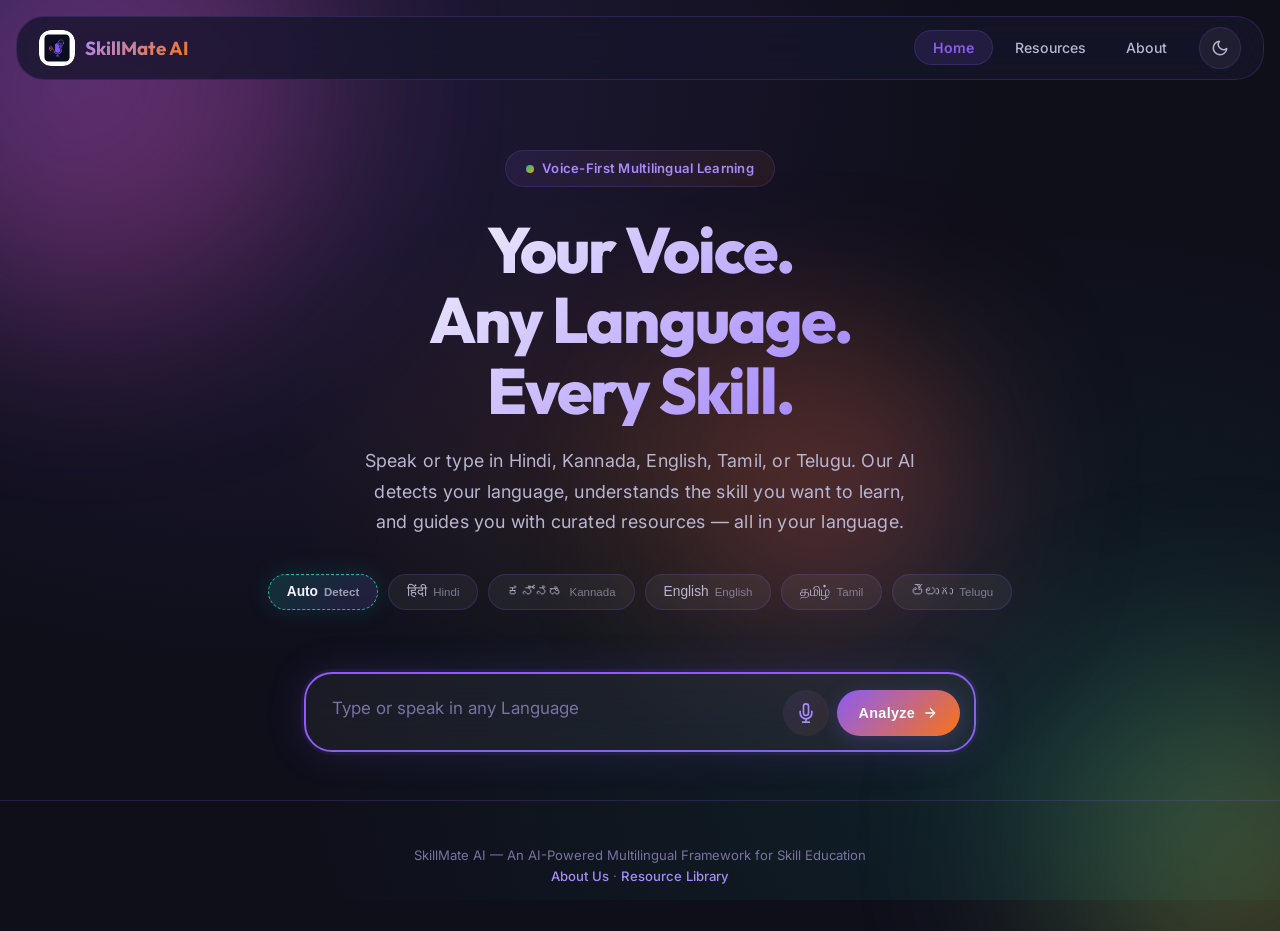
<file: frontend/index.html>
<!DOCTYPE html>
<html lang="en" data-theme="dark">
<head>
    <meta charset="UTF-8">
    <meta name="viewport" content="width=device-width, initial-scale=1.0">
    <title>SkillMate AI — Your Voice. Any Language. Every Skill.</title>
    <meta name="description" content="AI-Powered Multilingual Framework for Skill Education. Speak in Hindi, Kannada, English, Tamil, or Telugu and discover skills with curated resources.">

    <!-- Fonts -->
    <link rel="preconnect" href="https://fonts.googleapis.com">
    <link rel="preconnect" href="https://fonts.gstatic.com" crossorigin>
    <link href="https://fonts.googleapis.com/css2?family=Inter:wght@400;500;600;700&family=Outfit:wght@600;700;800&family=JetBrains+Mono:wght@400;500&display=swap" rel="stylesheet">

    <!-- Custom Styles -->
    <link rel="stylesheet" href="css/styles.css">

    <!-- Favicon -->
    <link rel="icon" href="assets/logo.png" type="image/png">
</head>
<body>
    <!-- Background Effects -->
    <div class="bg-mesh"></div>
    <div class="bg-grid"></div>
    <div class="orb orb-1"></div>
    <div class="orb orb-2"></div>
    <div class="orb orb-3"></div>

    <!-- Navigation -->
    <nav class="navbar" id="navbar">
        <a href="index.html" class="navbar-brand">
            <div class="logo-icon">
                <img src="assets/logo.png" alt="SkillMate AI Logo" class="logo-img logo-dark">
                <img src="assets/logo-light.png" alt="SkillMate AI Logo" class="logo-img logo-light">
            </div>
            <span>SkillMate AI</span>
        </a>
        <div class="nav-right">
            <button class="menu-toggle" id="menuToggle" aria-label="Toggle menu">☰</button>
            <ul class="navbar-links" id="navLinks">
                <li><a href="index.html" class="active">Home</a></li>
                <li><a href="resources.html">Resources</a></li>
                <li><a href="about.html">About</a></li>
            </ul>
            <button class="theme-toggle" id="themeToggle" aria-label="Toggle light/dark mode" title="Toggle theme">
                <!-- Sun icon (shown in dark mode, click to go light) -->
                <svg class="icon-moon" viewBox="0 0 24 24"><path d="M21 12.79A9 9 0 1 1 11.21 3 7 7 0 0 0 21 12.79z"/></svg>
                <!-- Moon icon (shown in light mode, click to go dark) -->
                <svg class="icon-sun" viewBox="0 0 24 24"><circle cx="12" cy="12" r="5"/><line x1="12" y1="1" x2="12" y2="3"/><line x1="12" y1="21" x2="12" y2="23"/><line x1="4.22" y1="4.22" x2="5.64" y2="5.64"/><line x1="18.36" y1="18.36" x2="19.78" y2="19.78"/><line x1="1" y1="12" x2="3" y2="12"/><line x1="21" y1="12" x2="23" y2="12"/><line x1="4.22" y1="19.78" x2="5.64" y2="18.36"/><line x1="18.36" y1="5.64" x2="19.78" y2="4.22"/></svg>
            </button>
        </div>
    </nav>

    <!-- Hero Section -->
    <section class="hero" id="hero">
        <div class="hero-badge">
            <span class="dot"></span>
            Voice-First Multilingual Learning
        </div>
        <h1>Your Voice.<br>Any Language.<br>Every Skill.</h1>
        <p>Speak or type in Hindi, Kannada, English, Tamil, or Telugu. Our AI detects your language, understands the skill you want to learn, and guides you with curated resources — all in your language.</p>

        <!-- Language Badges -->
        <div class="language-badges" id="languageBadges">
            <button type="button" class="lang-badge auto-badge active" data-lang="auto" aria-label="Auto language detection">
                Auto <span class="native">Detect</span>
            </button>
            <button type="button" class="lang-badge" data-lang="hi" aria-label="Hindi">
                हिंदी <span class="native">Hindi</span>
            </button>
            <button type="button" class="lang-badge" data-lang="kn" aria-label="Kannada">
                ಕನ್ನಡ <span class="native">Kannada</span>
            </button>
            <button type="button" class="lang-badge" data-lang="en" aria-label="English">
                English <span class="native">English</span>
            </button>
            <button type="button" class="lang-badge" data-lang="ta" aria-label="Tamil">
                தமிழ் <span class="native">Tamil</span>
            </button>
            <button type="button" class="lang-badge" data-lang="te" aria-label="Telugu">
                తెలుగు <span class="native">Telugu</span>
            </button>
        </div>
    </section>

    <!-- Voice State Indicator -->
    <div class="voice-state" id="voiceState" data-state="idle">
        <div class="voice-state-dot"></div>
        <span class="voice-state-label" id="voiceStateLabel">Ready</span>
    </div>

    <section class="input-section" id="inputSection">
        <div class="input-container" id="inputContainer">
            <textarea
                id="textInput"
                class="text-input"
                placeholder="Type or speak in any Language"
                rows="1"
                aria-label="Enter text in any supported language"
                spellcheck="false"
                autocorrect="off"
                autocapitalize="off"
            ></textarea>
            <div class="input-actions">
                <button class="btn-mic" id="btnMic" title="Click to speak" aria-label="Voice input">
                    <svg viewBox="0 0 24 24"><path d="M12 1a3 3 0 0 0-3 3v8a3 3 0 0 0 6 0V4a3 3 0 0 0-3-3z"/><path d="M19 10v2a7 7 0 0 1-14 0v-2"/><line x1="12" y1="19" x2="12" y2="23"/><line x1="8" y1="23" x2="16" y2="23"/></svg>
                </button>
                <button class="btn-submit" id="btnSubmit" aria-label="Process input">
                    Analyze
                    <svg viewBox="0 0 24 24"><line x1="5" y1="12" x2="19" y2="12"/><polyline points="12 5 19 12 12 19"/></svg>
                </button>
            </div>
        </div>
    </section>

    <!-- Loading State -->
    <div class="loading-container" id="loadingContainer">
        <div class="wave-dots">
            <div class="wave-dot"></div>
            <div class="wave-dot"></div>
            <div class="wave-dot"></div>
            <div class="wave-dot"></div>
            <div class="wave-dot"></div>
        </div>
        <div class="loading-text">Processing your input...</div>
        <div class="loading-steps">
            <span class="loading-step" id="step1">
                <svg viewBox="0 0 24 24"><circle cx="12" cy="12" r="10"/><line x1="2" y1="12" x2="22" y2="12"/><path d="M12 2a15.3 15.3 0 0 1 4 10 15.3 15.3 0 0 1-4 10 15.3 15.3 0 0 1-4-10 15.3 15.3 0 0 1 4-10z"/></svg>
                Detecting
            </span>
            <span class="loading-step" id="step2">
                <svg viewBox="0 0 24 24"><polyline points="23 4 23 10 17 10"/><polyline points="1 20 1 14 7 14"/><path d="M3.51 9a9 9 0 0 1 14.85-3.36L23 10M1 14l4.64 4.36A9 9 0 0 0 20.49 15"/></svg>
                Translating
            </span>
            <span class="loading-step" id="step3">
                <svg viewBox="0 0 24 24"><circle cx="11" cy="11" r="8"/><line x1="21" y1="21" x2="16.65" y2="16.65"/></svg>
                Extracting
            </span>
            <span class="loading-step" id="step4">
                <svg viewBox="0 0 24 24"><polygon points="11 5 6 9 2 9 2 15 6 15 11 19 11 5"/><path d="M19.07 4.93a10 10 0 0 1 0 14.14"/><path d="M15.54 8.46a5 5 0 0 1 0 7.07"/></svg>
                Speaking
            </span>
            <span class="loading-step" id="step5">
                <svg viewBox="0 0 24 24"><path d="M4 19.5A2.5 2.5 0 0 1 6.5 17H20"/><path d="M6.5 2H20v20H6.5A2.5 2.5 0 0 1 4 19.5v-15A2.5 2.5 0 0 1 6.5 2z"/></svg>
                Resources
            </span>
        </div>
    </div>

    <!-- Results Section -->
    <section class="results-section" id="resultsSection">
        <div class="result-header">
            <h2>
                <svg viewBox="0 0 24 24"><polygon points="12 2 15.09 8.26 22 9.27 17 14.14 18.18 21.02 12 17.77 5.82 21.02 7 14.14 2 9.27 8.91 8.26 12 2"/></svg>
                Analysis Results
            </h2>
            <button class="btn-new" id="btnNew">
                <svg viewBox="0 0 24 24"><line x1="12" y1="5" x2="12" y2="19"/><line x1="5" y1="12" x2="19" y2="12"/></svg>
                New Query
            </button>
        </div>

        <div class="result-grid">
            <!-- Language Detected -->
            <div class="glass-card result-card language-result" id="langCard">
                <div class="card-label">
                    <div class="icon">
                        <svg viewBox="0 0 24 24"><circle cx="12" cy="12" r="10"/><line x1="2" y1="12" x2="22" y2="12"/><path d="M12 2a15.3 15.3 0 0 1 4 10 15.3 15.3 0 0 1-4 10 15.3 15.3 0 0 1-4-10 15.3 15.3 0 0 1 4-10z"/></svg>
                    </div>
                    Detected Language
                </div>
                <div class="card-value">
                    <span class="highlight" id="detectedLang">—</span>
                    <span id="langConfidence" class="lang-confidence"></span>
                </div>
            </div>

            <!-- Translation -->
            <div class="glass-card result-card translation-result" id="translationCard">
                <div class="card-label">
                    <div class="icon">
                        <svg viewBox="0 0 24 24"><polyline points="23 4 23 10 17 10"/><polyline points="1 20 1 14 7 14"/><path d="M3.51 9a9 9 0 0 1 14.85-3.36L23 10M1 14l4.64 4.36A9 9 0 0 0 20.49 15"/></svg>
                    </div>
                    English Translation
                </div>
                <div class="card-value" id="translatedText">—</div>
            </div>

            <!-- Skill Card -->
            <div class="glass-card result-card skill-card" id="skillCard">
                <div class="card-label">
                    <div class="icon icon-accent">
                        <svg viewBox="0 0 24 24"><circle cx="12" cy="12" r="10"/><polyline points="12 6 12 12 16 14"/></svg>
                    </div>
                    Detected Skill
                </div>
                <div class="skill-name" id="skillName">—</div>
                <div class="skill-category" id="skillCategory">—</div>
                <div class="skill-description" id="skillDescription">—</div>
            </div>

            <!-- Audio Player -->
            <div class="glass-card result-card audio-section" id="audioSection">
                <button class="btn-play" id="btnPlay" aria-label="Play audio">
                    <svg viewBox="0 0 24 24"><polygon points="5 3 19 12 5 21 5 3"/></svg>
                </button>
                <div class="audio-info">
                    <div class="audio-title" id="audioTitle">Listen in your language</div>
                    <div class="audio-subtitle" id="audioSubtitle">Skill explanation audio</div>
                </div>
            </div>

            <!-- Resources -->
            <div class="glass-card result-card resources-grid" id="resourcesContainer">
                <h3>
                    <svg viewBox="0 0 24 24"><path d="M4 19.5A2.5 2.5 0 0 1 6.5 17H20"/><path d="M6.5 2H20v20H6.5A2.5 2.5 0 0 1 4 19.5v-15A2.5 2.5 0 0 1 6.5 2z"/></svg>
                    Learning Resources
                </h3>
                <div id="resourcesList"></div>
            </div>
        </div>
    </section>

    <!-- Footer -->
    <footer class="footer">
        <p>
            SkillMate AI — An AI-Powered Multilingual Framework for Skill Education<br>
            <a href="about.html">About Us</a> · <a href="resources.html">Resource Library</a>
        </p>
    </footer>

    <!-- Toast Notification -->
    <div class="toast" id="toast"></div>

    <!-- Audio Element (Hidden) -->
    <audio id="audioPlayer" hidden></audio>

    <!-- JavaScript -->
    <script src="js/app.js"></script>
</body>
</html>
</file>
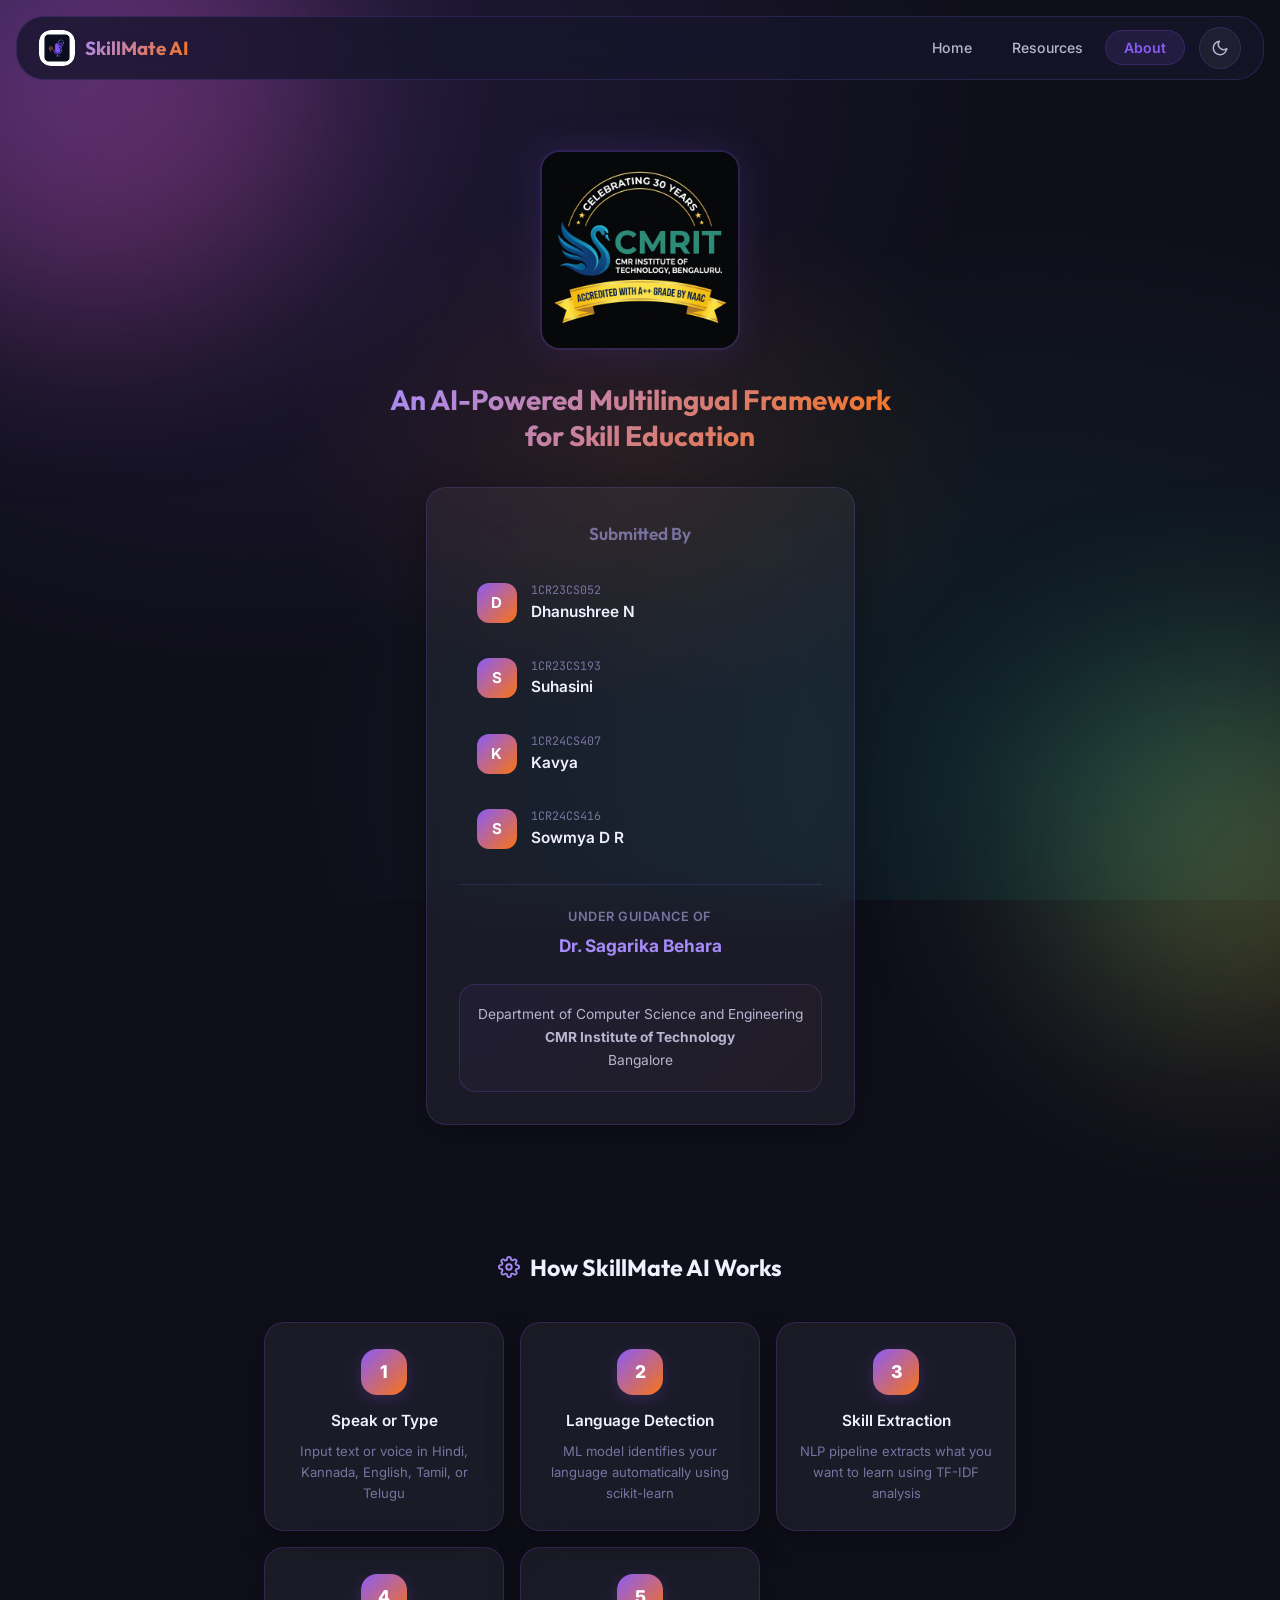
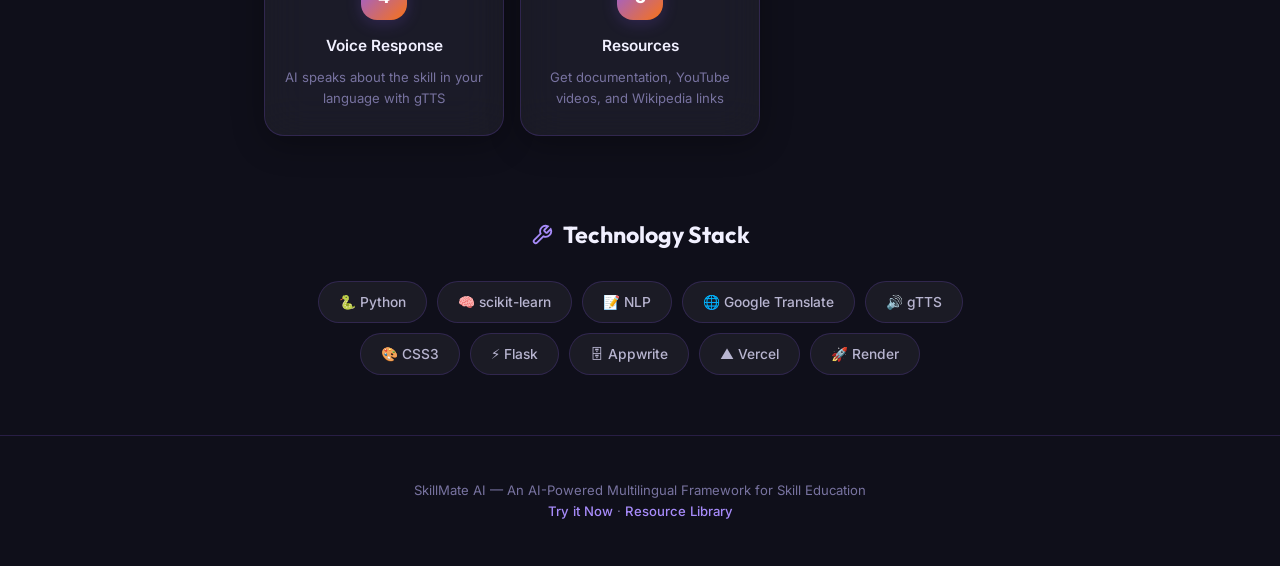
<file: frontend/about.html>
<!DOCTYPE html>
<html lang="en" data-theme="dark">
<head>
    <meta charset="UTF-8">
    <meta name="viewport" content="width=device-width, initial-scale=1.0">
    <title>About Us — SkillMate AI</title>
    <meta name="description" content="Meet the team behind SkillMate AI — An AI-Powered Multilingual Framework for Skill Education from CMR Institute of Technology, Bangalore.">

    <!-- Fonts -->
    <link rel="preconnect" href="https://fonts.googleapis.com">
    <link rel="preconnect" href="https://fonts.gstatic.com" crossorigin>
    <link href="https://fonts.googleapis.com/css2?family=Inter:wght@400;500;600;700&family=Outfit:wght@600;700;800&family=JetBrains+Mono:wght@400;500&display=swap" rel="stylesheet">

    <!-- Custom Styles -->
    <link rel="stylesheet" href="css/styles.css">

    <!-- Favicon -->
    <link rel="icon" href="assets/logo.png" type="image/png">
</head>
<body>
    <!-- Background Effects -->
    <div class="bg-mesh"></div>
    <div class="bg-grid"></div>
    <div class="orb orb-1"></div>
    <div class="orb orb-2"></div>

    <!-- Navigation -->
    <nav class="navbar" id="navbar">
        <a href="index.html" class="navbar-brand">
            <div class="logo-icon">
                <img src="assets/logo.png" alt="SkillMate AI Logo" class="logo-img logo-dark">
                <img src="assets/logo-light.png" alt="SkillMate AI Logo" class="logo-img logo-light">
            </div>
            <span>SkillMate AI</span>
        </a>
        <div class="nav-right">
            <button class="menu-toggle" id="menuToggle" aria-label="Toggle menu">☰</button>
            <ul class="navbar-links" id="navLinks">
                <li><a href="index.html">Home</a></li>
                <li><a href="resources.html">Resources</a></li>
                <li><a href="about.html" class="active">About</a></li>
            </ul>
            <button class="theme-toggle" id="themeToggle" aria-label="Toggle light/dark mode" title="Toggle theme">
                <svg class="icon-moon" viewBox="0 0 24 24"><path d="M21 12.79A9 9 0 1 1 11.21 3 7 7 0 0 0 21 12.79z"/></svg>
                <svg class="icon-sun" viewBox="0 0 24 24"><circle cx="12" cy="12" r="5"/><line x1="12" y1="1" x2="12" y2="3"/><line x1="12" y1="21" x2="12" y2="23"/><line x1="4.22" y1="4.22" x2="5.64" y2="5.64"/><line x1="18.36" y1="18.36" x2="19.78" y2="19.78"/><line x1="1" y1="12" x2="3" y2="12"/><line x1="21" y1="12" x2="23" y2="12"/><line x1="4.22" y1="19.78" x2="5.64" y2="18.36"/><line x1="18.36" y1="5.64" x2="19.78" y2="4.22"/></svg>
            </button>
        </div>
    </nav>

    <!-- About Hero -->
    <section class="about-hero">
        <!-- CMRIT Logo -->
        <img
            src="assets/cmrit-logo.png"
            alt="CMR Institute of Technology, Bengaluru Logo — Celebrating 30 Years, Accredited with A++ Grade by NAAC"
            class="about-logo about-logo-dark"
        >
        <img
            src="assets/cmrit-logo-light.png"
            alt="CMR Institute of Technology, Bengaluru Logo — Celebrating 30 Years, Accredited with A++ Grade by NAAC"
            class="about-logo about-logo-light"
        >

        <h1 class="about-title">An AI-Powered Multilingual Framework<br>for Skill Education</h1>

        <!-- Team Card -->
        <div class="glass-card team-card">
            <h3>Submitted By</h3>

            <div class="team-member">
                <div class="member-avatar">D</div>
                <div class="member-info">
                    <div class="member-usn">1CR23CS052</div>
                    <div class="member-name">Dhanushree N</div>
                </div>
            </div>

            <div class="team-member">
                <div class="member-avatar">S</div>
                <div class="member-info">
                    <div class="member-usn">1CR23CS193</div>
                    <div class="member-name">Suhasini</div>
                </div>
            </div>

            <div class="team-member">
                <div class="member-avatar">K</div>
                <div class="member-info">
                    <div class="member-usn">1CR24CS407</div>
                    <div class="member-name">Kavya</div>
                </div>
            </div>

            <div class="team-member">
                <div class="member-avatar">S</div>
                <div class="member-info">
                    <div class="member-usn">1CR24CS416</div>
                    <div class="member-name">Sowmya D R</div>
                </div>
            </div>

            <div class="guide-section">
                <div class="guide-label">Under Guidance of</div>
                <div class="guide-name">Dr. Sagarika Behara</div>
            </div>

            <div class="dept-info">
                Department of Computer Science and Engineering<br>
                <strong>CMR Institute of Technology</strong><br>
                Bangalore
            </div>
        </div>
    </section>

    <!-- How it Works -->
    <section class="how-it-works">
        <h2>
            <svg viewBox="0 0 24 24"><circle cx="12" cy="12" r="3"/><path d="M19.4 15a1.65 1.65 0 0 0 .33 1.82l.06.06a2 2 0 0 1 0 2.83 2 2 0 0 1-2.83 0l-.06-.06a1.65 1.65 0 0 0-1.82-.33 1.65 1.65 0 0 0-1 1.51V21a2 2 0 0 1-2 2 2 2 0 0 1-2-2v-.09A1.65 1.65 0 0 0 9 19.4a1.65 1.65 0 0 0-1.82.33l-.06.06a2 2 0 0 1-2.83 0 2 2 0 0 1 0-2.83l.06-.06A1.65 1.65 0 0 0 4.68 15a1.65 1.65 0 0 0-1.51-1H3a2 2 0 0 1-2-2 2 2 0 0 1 2-2h.09A1.65 1.65 0 0 0 4.6 9a1.65 1.65 0 0 0-.33-1.82l-.06-.06a2 2 0 0 1 0-2.83 2 2 0 0 1 2.83 0l.06.06A1.65 1.65 0 0 0 9 4.68a1.65 1.65 0 0 0 1-1.51V3a2 2 0 0 1 2-2 2 2 0 0 1 2 2v.09a1.65 1.65 0 0 0 1 1.51 1.65 1.65 0 0 0 1.82-.33l.06-.06a2 2 0 0 1 2.83 0 2 2 0 0 1 0 2.83l-.06.06a1.65 1.65 0 0 0-.33 1.82V9a1.65 1.65 0 0 0 1.51 1H21a2 2 0 0 1 2 2 2 2 0 0 1-2 2h-.09a1.65 1.65 0 0 0-1.51 1z"/></svg>
            How SkillMate AI Works
        </h2>
        <div class="steps-flow">
            <div class="glass-card step-card">
                <div class="step-number">1</div>
                <h4>Speak or Type</h4>
                <p>Input text or voice in Hindi, Kannada, English, Tamil, or Telugu</p>
            </div>
            <div class="glass-card step-card">
                <div class="step-number">2</div>
                <h4>Language Detection</h4>
                <p>ML model identifies your language automatically using scikit-learn</p>
            </div>
            <div class="glass-card step-card">
                <div class="step-number">3</div>
                <h4>Skill Extraction</h4>
                <p>NLP pipeline extracts what you want to learn using TF-IDF analysis</p>
            </div>
            <div class="glass-card step-card">
                <div class="step-number">4</div>
                <h4>Voice Response</h4>
                <p>AI speaks about the skill in your language with gTTS</p>
            </div>
            <div class="glass-card step-card">
                <div class="step-number">5</div>
                <h4>Resources</h4>
                <p>Get documentation, YouTube videos, and Wikipedia links</p>
            </div>
        </div>
    </section>

    <!-- Tech Stack -->
    <section class="tech-stack">
        <h2>
            <svg viewBox="0 0 24 24"><path d="M14.7 6.3a1 1 0 0 0 0 1.4l1.6 1.6a1 1 0 0 0 1.4 0l3.77-3.77a6 6 0 0 1-7.94 7.94l-6.91 6.91a2.12 2.12 0 0 1-3-3l6.91-6.91a6 6 0 0 1 7.94-7.94l-3.76 3.76z"/></svg>
            Technology Stack
        </h2>
        <div class="tech-badges">
            <div class="tech-badge">🐍 Python</div>
            <div class="tech-badge">🧠 scikit-learn</div>
            <div class="tech-badge">📝 NLP</div>
            <div class="tech-badge">🌐 Google Translate</div>
            <div class="tech-badge">🔊 gTTS</div>
            <div class="tech-badge">🎨 CSS3</div>
            <div class="tech-badge">⚡ Flask</div>
            <div class="tech-badge">🗄 Appwrite</div>
            <div class="tech-badge">▲ Vercel</div>
            <div class="tech-badge">🚀 Render</div>
        </div>
    </section>

    <!-- Footer -->
    <footer class="footer">
        <p>
            SkillMate AI — An AI-Powered Multilingual Framework for Skill Education<br>
            <a href="index.html">Try it Now</a> · <a href="resources.html">Resource Library</a>
        </p>
    </footer>

    <!-- Theme toggle + Navbar mobile toggle -->
    <script>
        // Theme toggle
        const themeToggle = document.getElementById('themeToggle');
        const savedTheme = localStorage.getItem('skillmate-theme') || 'dark';
        document.documentElement.setAttribute('data-theme', savedTheme);
        themeToggle.addEventListener('click', () => {
            const current = document.documentElement.getAttribute('data-theme');
            const next = current === 'dark' ? 'light' : 'dark';
            document.documentElement.setAttribute('data-theme', next);
            localStorage.setItem('skillmate-theme', next);
        });

        // Mobile menu toggle
        document.getElementById('menuToggle').addEventListener('click', () => {
            document.getElementById('navLinks').classList.toggle('open');
        });
    </script>
</body>
</html>
</file>
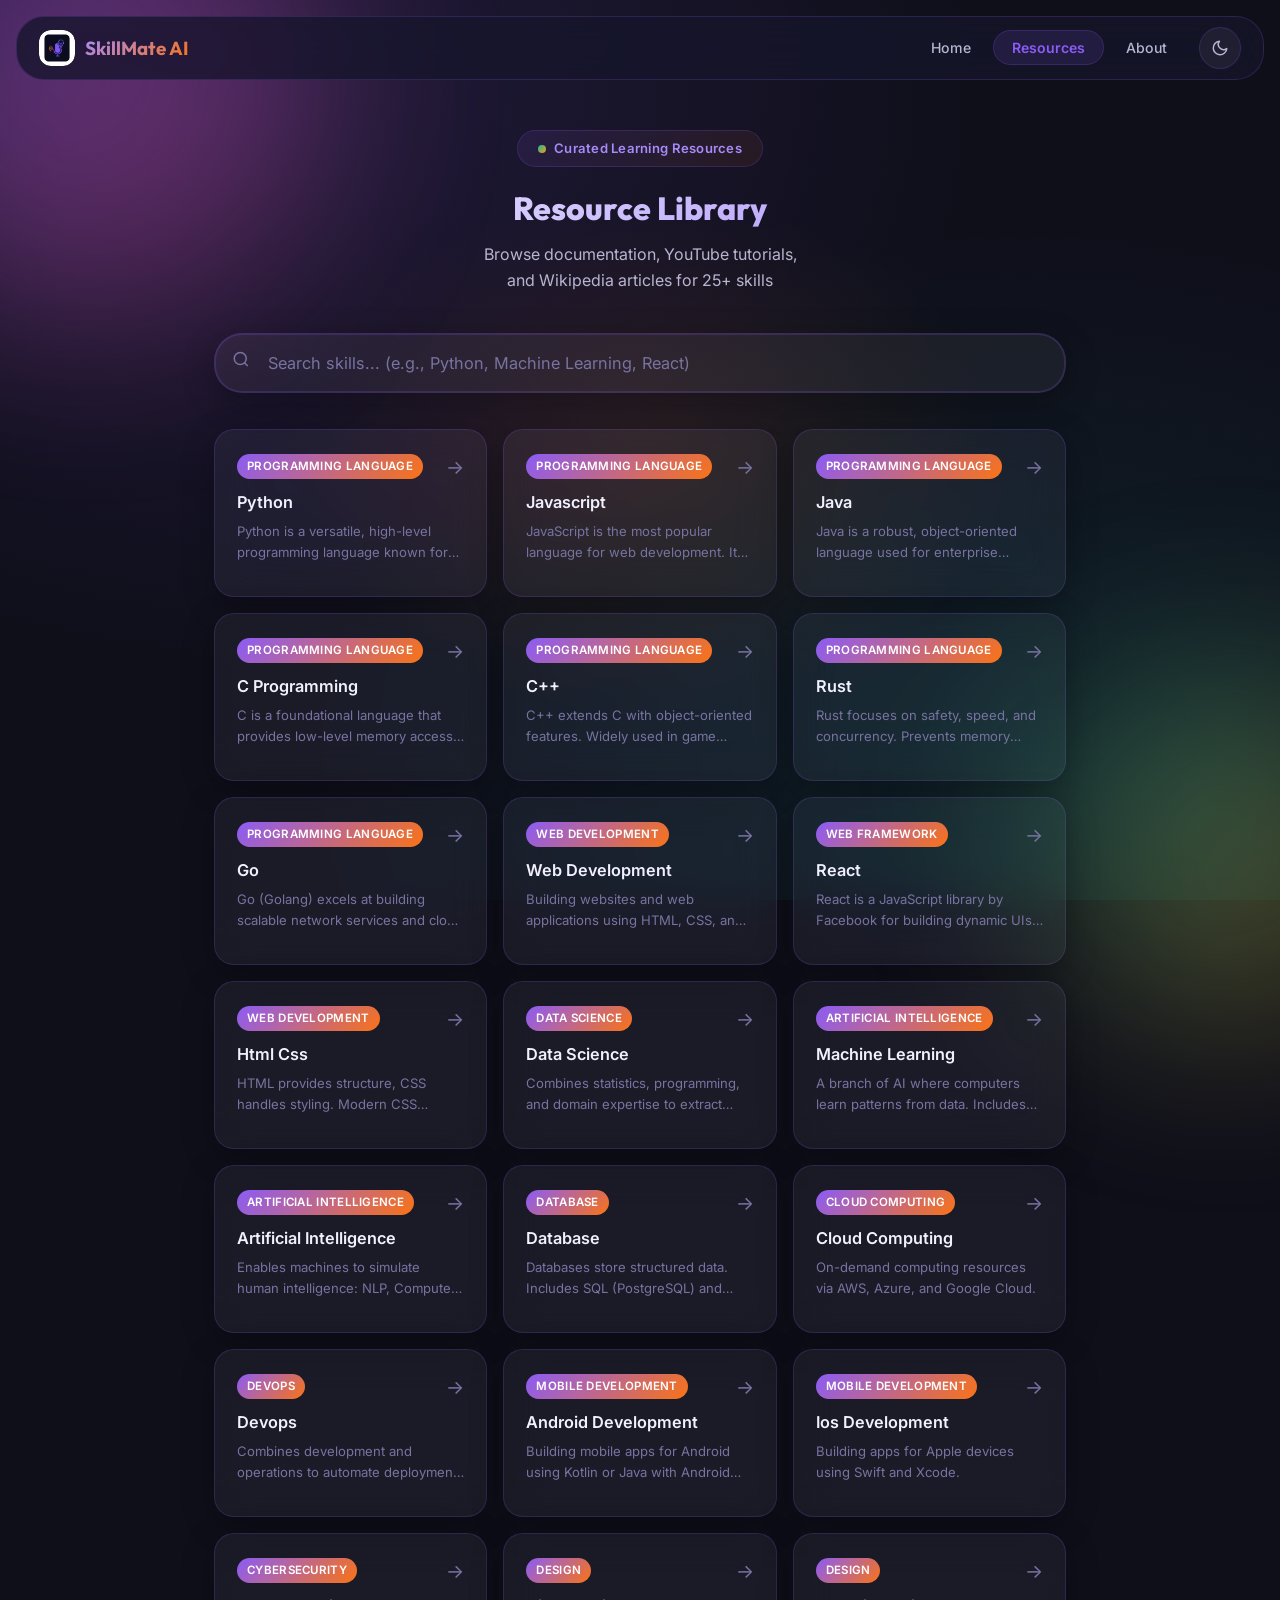
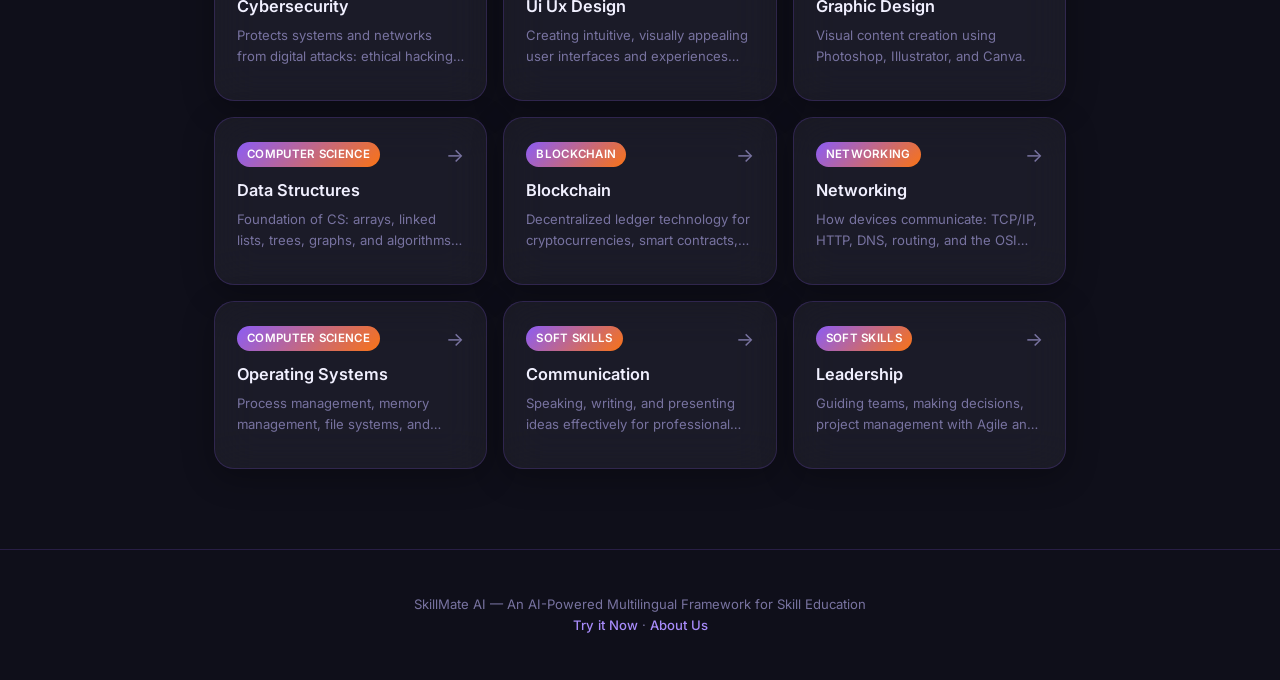
<file: frontend/resources.html>
<!DOCTYPE html>
<html lang="en" data-theme="dark">
<head>
    <meta charset="UTF-8">
    <meta name="viewport" content="width=device-width, initial-scale=1.0">
    <title>Resources — SkillMate AI</title>
    <meta name="description" content="Explore curated learning resources for programming, AI/ML, web development, cloud computing, and more — powered by SkillMate AI.">

    <!-- Fonts -->
    <link rel="preconnect" href="https://fonts.googleapis.com">
    <link rel="preconnect" href="https://fonts.gstatic.com" crossorigin>
    <link href="https://fonts.googleapis.com/css2?family=Inter:wght@400;500;600;700&family=Outfit:wght@600;700;800&family=JetBrains+Mono:wght@400;500&display=swap" rel="stylesheet">

    <!-- Custom Styles -->
    <link rel="stylesheet" href="css/styles.css">

    <!-- Favicon -->
    <link rel="icon" href="assets/logo.png" type="image/png">
</head>
<body>
    <!-- Background Effects -->
    <div class="bg-mesh"></div>
    <div class="bg-grid"></div>
    <div class="orb orb-1"></div>
    <div class="orb orb-2"></div>

    <!-- Navigation -->
    <nav class="navbar" id="navbar">
        <a href="index.html" class="navbar-brand">
            <div class="logo-icon">
                <img src="assets/logo.png" alt="SkillMate AI Logo" class="logo-img logo-dark">
                <img src="assets/logo-light.png" alt="SkillMate AI Logo" class="logo-img logo-light">
            </div>
            <span>SkillMate AI</span>
        </a>
        <div class="nav-right">
            <button class="menu-toggle" id="menuToggle" aria-label="Toggle menu">☰</button>
            <ul class="navbar-links" id="navLinks">
                <li><a href="index.html">Home</a></li>
                <li><a href="resources.html" class="active">Resources</a></li>
                <li><a href="about.html">About</a></li>
            </ul>
            <button class="theme-toggle" id="themeToggle" aria-label="Toggle light/dark mode" title="Toggle theme">
                <svg class="icon-moon" viewBox="0 0 24 24"><path d="M21 12.79A9 9 0 1 1 11.21 3 7 7 0 0 0 21 12.79z"/></svg>
                <svg class="icon-sun" viewBox="0 0 24 24"><circle cx="12" cy="12" r="5"/><line x1="12" y1="1" x2="12" y2="3"/><line x1="12" y1="21" x2="12" y2="23"/><line x1="4.22" y1="4.22" x2="5.64" y2="5.64"/><line x1="18.36" y1="18.36" x2="19.78" y2="19.78"/><line x1="1" y1="12" x2="3" y2="12"/><line x1="21" y1="12" x2="23" y2="12"/><line x1="4.22" y1="19.78" x2="5.64" y2="18.36"/><line x1="18.36" y1="5.64" x2="19.78" y2="4.22"/></svg>
            </button>
        </div>
    </nav>

    <!-- Resources Page -->
    <main class="resources-page">
        <div class="resources-hero">
            <div class="hero-badge resources-hero-badge">
                <span class="dot"></span>
                Curated Learning Resources
            </div>
            <h1 class="resources-hero-title">
                Resource Library
            </h1>
            <p class="resources-hero-desc">
                Browse documentation, YouTube tutorials, and Wikipedia articles for 25+ skills
            </p>
        </div>

        <!-- Search -->
        <div class="search-bar">
            <span class="search-icon">
                <svg viewBox="0 0 24 24"><circle cx="11" cy="11" r="8"/><line x1="21" y1="21" x2="16.65" y2="16.65"/></svg>
            </span>
            <input
                type="text"
                id="searchInput"
                placeholder="Search skills... (e.g., Python, Machine Learning, React)"
                aria-label="Search skills"
            >
        </div>

        <!-- Skills Grid -->
        <div class="skills-grid" id="skillsGrid">
            <!-- Populated by JS -->
        </div>

        <!-- Expanded Skill Detail -->
        <div id="skillDetail" class="skill-detail">
            <div class="glass-card skill-detail-card">
                <button id="btnBackToGrid" class="btn-new skill-detail-back">
                    <svg viewBox="0 0 24 24"><line x1="19" y1="12" x2="5" y2="12"/><polyline points="12 19 5 12 12 5"/></svg>
                    Back to all skills
                </button>
                <h2 id="detailSkillName" class="skill-detail-title"></h2>
                <p id="detailSkillCategory" class="skill-detail-category"></p>
                <div id="detailResources"></div>
            </div>
        </div>
    </main>

    <!-- Footer -->
    <footer class="footer">
        <p>
            SkillMate AI — An AI-Powered Multilingual Framework for Skill Education<br>
            <a href="index.html">Try it Now</a> · <a href="about.html">About Us</a>
        </p>
    </footer>

    <!-- Theme toggle + Navbar toggle + Resources JS -->
    <script>
        // Theme toggle
        const themeToggle = document.getElementById('themeToggle');
        const savedTheme = localStorage.getItem('skillmate-theme') || 'dark';
        document.documentElement.setAttribute('data-theme', savedTheme);
        themeToggle.addEventListener('click', () => {
            const current = document.documentElement.getAttribute('data-theme');
            const next = current === 'dark' ? 'light' : 'dark';
            document.documentElement.setAttribute('data-theme', next);
            localStorage.setItem('skillmate-theme', next);
        });

        // Mobile menu toggle
        document.getElementById('menuToggle').addEventListener('click', () => {
            document.getElementById('navLinks').classList.toggle('open');
        });
    </script>
    <script src="js/resources.js"></script>
</body>
</html>
</file>
<file: frontend/css/styles.css>
/* ============================================================
   SkillMate AI — Playful & Colorful Design System
   Bright · Rounded · Fun Micro-Interactions · Figma/Notion Vibe
   ============================================================ */

/* ---------- Design Tokens: Dark Mode (Default) ---------- */
:root,
[data-theme="dark"] {
    /* Primary Palette — Vibrant Violet */
    --primary: #8B5CF6;
    --primary-light: #A78BFA;
    --primary-dark: #7C3AED;

    /* Secondary — Electric Teal */
    --secondary: #14B8A6;
    --secondary-light: #2DD4BF;

    /* Accent — Coral Pop */
    --accent: #F97316;
    --accent-light: #FB923C;

    /* Bonus Accent — Bubblegum Pink */
    --pink: #EC4899;
    --pink-light: #F472B6;

    /* Bonus Accent — Sunny Amber */
    --amber: #F59E0B;
    --amber-light: #FBBF24;

    /* Surfaces */
    --bg-deep: #0F0F1A;
    --bg-main: #16162A;
    --bg-surface: #1E1E36;
    --bg-surface-light: #2A2A4A;

    /* Text */
    --text-primary: #F1F0FF;
    --text-secondary: #B8B5D0;
    --text-muted: #7873A0;

    /* Glass */
    --glass-bg: rgba(255, 255, 255, 0.05);
    --glass-border: rgba(139, 92, 246, 0.2);
    --glass-hover: rgba(139, 92, 246, 0.35);

    /* Glows */
    --glow-primary: 0 0 40px rgba(139, 92, 246, 0.15);
    --glow-secondary: 0 0 40px rgba(20, 184, 166, 0.12);
    --glow-accent: 0 0 30px rgba(249, 115, 22, 0.12);

    /* Shadows */
    --card-shadow: 0 8px 32px rgba(0, 0, 0, 0.3);
    --nav-bg: rgba(22, 22, 42, 0.8);

    /* Voice State Colors */
    --listening-color: #8B5CF6;
    --speaking-color: #14B8A6;
    --processing-color: #F97316;
    --waveform-color: #A78BFA;

    /* Border Radii — Extra Rounded */
    --radius-sm: 12px;
    --radius-md: 16px;
    --radius-lg: 20px;
    --radius-xl: 28px;
    --radius-pill: 100px;

    /* Transitions — Bouncy & Fun */
    --transition-fast: 180ms cubic-bezier(0.34, 1.56, 0.64, 1);
    --transition-normal: 320ms cubic-bezier(0.34, 1.56, 0.64, 1);
    --transition-slow: 500ms cubic-bezier(0.22, 1, 0.36, 1);

    /* Background Orbs */
    --orb-1: rgba(139, 92, 246, 0.15);
    --orb-2: rgba(20, 184, 166, 0.1);
    --orb-3: rgba(249, 115, 22, 0.1);
    --grid-line: rgba(139, 92, 246, 0.03);

    color-scheme: dark;
}

/* ---------- Design Tokens: Light Mode ---------- */
[data-theme="light"] {
    --primary: #7C3AED;
    --primary-light: #8B5CF6;
    --primary-dark: #6D28D9;

    --secondary: #0D9488;
    --secondary-light: #14B8A6;

    --accent: #EA580C;
    --accent-light: #F97316;

    --pink: #DB2777;
    --pink-light: #EC4899;

    --amber: #D97706;
    --amber-light: #F59E0B;

    --bg-deep: #FAFAFF;
    --bg-main: #FFFFFF;
    --bg-surface: #FFFFFF;
    --bg-surface-light: #F3F0FF;

    --text-primary: #1A1136;
    --text-secondary: #504870;
    --text-muted: #8A82A8;

    --glass-bg: rgba(255, 255, 255, 0.75);
    --glass-border: rgba(124, 58, 237, 0.12);
    --glass-hover: rgba(124, 58, 237, 0.22);

    --glow-primary: 0 0 30px rgba(124, 58, 237, 0.08);
    --glow-secondary: 0 0 30px rgba(13, 148, 136, 0.06);
    --glow-accent: 0 0 25px rgba(234, 88, 12, 0.08);

    --card-shadow: 0 4px 24px rgba(124, 58, 237, 0.06), 0 1px 3px rgba(0,0,0,0.04);
    --nav-bg: rgba(255, 255, 255, 0.85);

    --listening-color: #7C3AED;
    --speaking-color: #0D9488;
    --processing-color: #EA580C;
    --waveform-color: #8B5CF6;

    --orb-1: rgba(124, 58, 237, 0.07);
    --orb-2: rgba(13, 148, 136, 0.05);
    --orb-3: rgba(234, 88, 12, 0.05);
    --grid-line: rgba(124, 58, 237, 0.04);

    color-scheme: light;
}

/* ---------- Base Reset ---------- */
*, *::before, *::after {
    box-sizing: border-box;
    margin: 0;
    padding: 0;
}

html {
    scroll-behavior: smooth;
    -webkit-font-smoothing: antialiased;
    -moz-osx-font-smoothing: grayscale;
}

a:focus-visible,
button:focus-visible,
input:focus-visible,
.skill-resource-card:focus-visible,
.resource-link:focus-visible {
    outline: 2px solid var(--primary-light);
    outline-offset: 2px;
}

.text-input:focus,
.text-input:focus-visible {
    outline: none;
}

body {
    font-family: 'Inter', system-ui, -apple-system, sans-serif;
    background: var(--bg-deep);
    color: var(--text-primary);
    min-height: 100vh;
    overflow-x: hidden;
    line-height: 1.6;
    transition: background 400ms ease, color 400ms ease;
}

/* ---------- Background Effects ---------- */
.bg-mesh {
    position: fixed;
    top: 0; left: 0;
    width: 100%; height: 100%;
    z-index: -2;
    background:
        radial-gradient(ellipse at 20% 10%, var(--orb-1) 0%, transparent 50%),
        radial-gradient(ellipse at 80% 85%, var(--orb-2) 0%, transparent 50%),
        radial-gradient(ellipse at 50% 50%, var(--orb-3) 0%, transparent 40%),
        var(--bg-deep);
    transition: background 400ms ease;
}

.bg-grid {
    position: fixed;
    top: 0; left: 0;
    width: 100%; height: 100%;
    z-index: -1;
    background-image:
        radial-gradient(circle, var(--grid-line) 1px, transparent 1px);
    background-size: 32px 32px;
}

/* ---------- Floating Orbs (Candy Blobs) ---------- */
.orb {
    position: fixed;
    border-radius: 50%;
    filter: blur(100px);
    opacity: 0.4;
    z-index: -1;
    animation: orb-float 14s ease-in-out infinite;
    transition: background 400ms ease;
}
.orb-1 {
    width: 450px; height: 450px;
    background: linear-gradient(135deg, var(--primary), var(--pink));
    top: -140px; left: -140px;
}
.orb-2 {
    width: 350px; height: 350px;
    background: linear-gradient(135deg, var(--secondary), var(--amber));
    bottom: -120px; right: -120px;
    animation-delay: -5s;
}
.orb-3 {
    width: 250px; height: 250px;
    background: linear-gradient(135deg, var(--accent), var(--pink));
    top: 40%; left: 55%;
    animation-delay: -8s;
}

@keyframes orb-float {
    0%, 100% { transform: translateY(0) scale(1) rotate(0deg); }
    25% { transform: translateY(-25px) scale(1.04) rotate(2deg); }
    50% { transform: translateY(8px) scale(0.97) rotate(-1deg); }
    75% { transform: translateY(-15px) scale(1.02) rotate(1deg); }
}

/* ---------- Navbar ---------- */
.navbar {
    position: fixed;
    top: 16px; left: 16px; right: 16px;
    z-index: 1000;
    display: flex;
    align-items: center;
    justify-content: space-between;
    padding: 10px 22px;
    background: var(--nav-bg);
    backdrop-filter: blur(28px) saturate(1.5);
    -webkit-backdrop-filter: blur(28px) saturate(1.5);
    border: 1.5px solid var(--glass-border);
    border-radius: var(--radius-xl);
    transition: background 400ms ease, box-shadow 280ms ease, border-color 400ms ease;
}
.navbar:hover {
    box-shadow: var(--glow-primary);
    border-color: var(--glass-hover);
}
.navbar-brand {
    display: flex;
    align-items: center;
    gap: 10px;
    text-decoration: none;
    color: var(--text-primary);
}
.navbar-brand .logo-icon {
    width: 36px; height: 36px;
    background: transparent;
    border-radius: var(--radius-sm);
    display: flex;
    align-items: center;
    justify-content: center;
    transition: transform var(--transition-fast);
    overflow: hidden;
}
.navbar-brand:hover .logo-icon {
    transform: rotate(-8deg) scale(1.1);
}
.navbar-brand .logo-img {
    width: 36px;
    height: 36px;
    object-fit: cover;
    border-radius: var(--radius-sm);
    display: block;
}
/* Theme-aware logo switching */
.navbar-brand .logo-light { display: none; }
.navbar-brand .logo-dark { display: block; }
[data-theme="light"] .navbar-brand .logo-light { display: block; }
[data-theme="light"] .navbar-brand .logo-dark { display: none; }
.navbar-brand .logo-icon svg {
    width: 20px; height: 20px;
    stroke: white;
    fill: none;
    stroke-width: 2;
    stroke-linecap: round;
    stroke-linejoin: round;
}
.navbar-brand span {
    font-family: 'Outfit', sans-serif;
    font-weight: 700;
    font-size: 1.18rem;
    background: linear-gradient(135deg, var(--primary-light), var(--accent), var(--pink));
    background-size: 200% 200%;
    -webkit-background-clip: text;
    -webkit-text-fill-color: transparent;
    background-clip: text;
    animation: brand-shimmer 4s ease infinite;
}
@keyframes brand-shimmer {
    0% { background-position: 0% 50%; }
    50% { background-position: 100% 50%; }
    100% { background-position: 0% 50%; }
}

.navbar-links {
    display: flex;
    align-items: center;
    gap: 4px;
    list-style: none;
}
.navbar-links a {
    text-decoration: none;
    color: var(--text-secondary);
    padding: 8px 18px;
    border-radius: var(--radius-pill);
    font-size: 0.88rem;
    font-weight: 500;
    transition: all var(--transition-fast);
    cursor: pointer;
    position: relative;
}
.navbar-links a:hover {
    color: var(--text-primary);
    background: rgba(139, 92, 246, 0.1);
    transform: translateY(-1px);
}
.navbar-links a.active {
    color: var(--primary);
    background: rgba(139, 92, 246, 0.12);
    border: 1.5px solid var(--glass-border);
    font-weight: 600;
}

/* Theme Toggle */
.theme-toggle {
    width: 42px; height: 42px;
    border: 1.5px solid var(--glass-border);
    border-radius: 50%;
    background: var(--glass-bg);
    color: var(--text-secondary);
    cursor: pointer;
    display: flex;
    align-items: center;
    justify-content: center;
    transition: all var(--transition-fast);
    flex-shrink: 0;
    margin-left: 10px;
}
.theme-toggle:hover {
    background: rgba(139, 92, 246, 0.15);
    color: var(--primary);
    transform: rotate(20deg) scale(1.1);
    border-color: var(--primary);
}
.theme-toggle svg {
    width: 18px; height: 18px;
    stroke: currentColor;
    fill: none;
    stroke-width: 2;
    stroke-linecap: round;
    stroke-linejoin: round;
    transition: transform 400ms cubic-bezier(0.34, 1.56, 0.64, 1);
}
.theme-toggle .icon-sun { display: none; }
.theme-toggle .icon-moon { display: block; }
[data-theme="light"] .theme-toggle .icon-sun { display: block; }
[data-theme="light"] .theme-toggle .icon-moon { display: none; }

/* Mobile menu */
.menu-toggle {
    display: none;
    background: none;
    border: none;
    color: var(--text-primary);
    font-size: 1.4rem;
    cursor: pointer;
    padding: 4px;
}

/* Nav right section */
.nav-right {
    display: flex;
    align-items: center;
    gap: 4px;
}

/* ---------- SVG Icon Utility ---------- */
.icon-svg {
    width: 20px; height: 20px;
    stroke: currentColor;
    fill: none;
    stroke-width: 2;
    stroke-linecap: round;
    stroke-linejoin: round;
    flex-shrink: 0;
}

/* ---------- Glass Card ---------- */
.glass-card {
    background: var(--glass-bg);
    backdrop-filter: blur(20px) saturate(1.3);
    -webkit-backdrop-filter: blur(20px) saturate(1.3);
    border: 1.5px solid var(--glass-border);
    border-radius: var(--radius-lg);
    padding: 24px;
    box-shadow: var(--card-shadow);
    transition: all var(--transition-normal);
    position: relative;
    overflow: hidden;
}
.glass-card::before {
    content: '';
    position: absolute;
    top: 0; left: 0; right: 0;
    height: 3px;
    background: linear-gradient(90deg, var(--primary), var(--accent), var(--secondary), var(--pink));
    background-size: 300% 100%;
    border-radius: var(--radius-lg) var(--radius-lg) 0 0;
    opacity: 0;
    transition: opacity 280ms ease;
    animation: rainbow-border 4s linear infinite;
}
@keyframes rainbow-border {
    0% { background-position: 0% 50%; }
    100% { background-position: 300% 50%; }
}
.glass-card:hover {
    border-color: var(--glass-hover);
    box-shadow: var(--glow-primary), var(--card-shadow);
    transform: translateY(-4px);
}
.glass-card:hover::before {
    opacity: 1;
}

/* ---------- Hero Section ---------- */
.hero {
    display: flex;
    flex-direction: column;
    align-items: center;
    justify-content: center;
    text-align: center;
    padding: 150px 24px 16px;
    max-width: 820px;
    margin: 0 auto;
}
.hero-badge {
    display: inline-flex;
    align-items: center;
    gap: 8px;
    padding: 7px 20px;
    background: linear-gradient(135deg, rgba(139, 92, 246, 0.1), rgba(249, 115, 22, 0.08));
    border: 1.5px solid var(--glass-border);
    border-radius: var(--radius-pill);
    font-size: 0.82rem;
    color: var(--primary-light);
    margin-bottom: 28px;
    font-weight: 600;
    letter-spacing: 0.02em;
    transition: all var(--transition-fast);
}
.hero-badge:hover {
    transform: translateY(-2px);
    box-shadow: var(--glow-primary);
}
.hero-badge .dot {
    width: 8px; height: 8px;
    background: linear-gradient(135deg, var(--secondary), var(--amber));
    border-radius: 50%;
    animation: pulse-dot 2s ease-in-out infinite;
}
@keyframes pulse-dot {
    0%, 100% { opacity: 1; transform: scale(1); }
    50% { opacity: 0.4; transform: scale(1.5); }
}

.hero h1 {
    font-family: 'Outfit', sans-serif;
    font-size: clamp(2.6rem, 5.5vw, 4rem);
    font-weight: 800;
    line-height: 1.1;
    margin-bottom: 20px;
    background: linear-gradient(
        135deg,
        var(--text-primary) 0%,
        var(--primary-light) 30%,
        var(--accent) 60%,
        var(--pink) 100%
    );
    background-size: 300% 300%;
    -webkit-background-clip: text;
    -webkit-text-fill-color: transparent;
    background-clip: text;
    animation: gradient-shift 6s ease infinite;
    letter-spacing: -0.03em;
}
@keyframes gradient-shift {
    0% { background-position: 0% 50%; }
    50% { background-position: 100% 50%; }
    100% { background-position: 0% 50%; }
}
.hero p {
    font-size: 1.12rem;
    color: var(--text-secondary);
    max-width: 580px;
    margin-bottom: 36px;
    letter-spacing: 0.01em;
    line-height: 1.7;
    text-wrap: balance;
}

/* ---------- Language Badges ---------- */
.language-badges {
    display: flex;
    flex-wrap: wrap;
    justify-content: center;
    gap: 10px;
    margin-bottom: 10px;
}
.lang-badge {
    appearance: none;
    display: flex;
    align-items: center;
    gap: 6px;
    padding: 9px 18px;
    background: var(--glass-bg);
    border: 1.5px solid var(--glass-border);
    border-radius: var(--radius-pill);
    font-size: 0.86rem;
    color: var(--text-secondary);
    cursor: pointer;
    transition: all var(--transition-fast);
    font-weight: 500;
}
.lang-badge:hover {
    background: rgba(139, 92, 246, 0.12);
    border-color: var(--primary);
    color: var(--text-primary);
    transform: translateY(-3px) scale(1.03);
    box-shadow: 0 4px 16px rgba(139, 92, 246, 0.12);
}
.lang-badge.active {
    background: linear-gradient(135deg, rgba(139, 92, 246, 0.18), rgba(249, 115, 22, 0.12));
    border-color: var(--primary);
    color: var(--text-primary);
    box-shadow: 0 0 24px rgba(139, 92, 246, 0.15);
    font-weight: 600;
}
.lang-badge.auto-badge {
    border-style: dashed;
}
.lang-badge.auto-badge.active {
    background: linear-gradient(135deg, rgba(20, 184, 166, 0.2), rgba(139, 92, 246, 0.15));
    border-color: var(--secondary);
    box-shadow: 0 0 24px rgba(20, 184, 166, 0.16);
}
.lang-badge .native {
    font-size: 0.72rem;
    opacity: 0.6;
    pointer-events: none;
}

/* ---------- Voice State Indicator ---------- */
.voice-state {
    display: flex;
    align-items: center;
    justify-content: center;
    gap: 8px;
    margin-bottom: 8px;
    height: 28px;
    opacity: 0;
    transition: opacity 280ms ease;
}
.voice-state.visible { opacity: 1; }

.voice-state-dot {
    width: 10px; height: 10px;
    border-radius: 50%;
    background: var(--text-muted);
    transition: background var(--transition-fast);
}
.voice-state-label {
    font-size: 0.8rem;
    color: var(--text-muted);
    font-weight: 600;
    letter-spacing: 0.3px;
}

/* Voice states */
.voice-state[data-state="listening"] .voice-state-dot {
    background: var(--listening-color);
    animation: listening-breathe 1.8s ease-in-out infinite;
}
.voice-state[data-state="listening"] .voice-state-label { color: var(--listening-color); }

.voice-state[data-state="processing"] .voice-state-dot {
    background: var(--processing-color);
    animation: processing-pulse 1s ease-in-out infinite;
}
.voice-state[data-state="processing"] .voice-state-label { color: var(--processing-color); }

.voice-state[data-state="speaking"] .voice-state-dot {
    background: var(--speaking-color);
    animation: speaking-glow 1.2s ease-in-out infinite;
}
.voice-state[data-state="speaking"] .voice-state-label { color: var(--speaking-color); }

@keyframes listening-breathe {
    0%, 100% { transform: scale(1); box-shadow: 0 0 0 0 rgba(139,92,246,0.35); }
    50% { transform: scale(1.4); box-shadow: 0 0 0 10px rgba(139,92,246,0); }
}
@keyframes processing-pulse {
    0%, 100% { opacity: 1; transform: rotate(0deg); }
    50% { opacity: 0.3; transform: rotate(180deg); }
}
@keyframes speaking-glow {
    0%, 100% { box-shadow: 0 0 0 0 rgba(20,184,166,0.4); }
    50% { box-shadow: 0 0 0 12px rgba(20,184,166,0); }
}

/* ---------- Input Area ---------- */
.input-section {
    width: 100%;
    max-width: 720px;
    margin: 0 auto 48px;
    padding: 0 24px;
}


.input-container {
    position: relative;
    background: var(--glass-bg);
    backdrop-filter: blur(20px);
    -webkit-backdrop-filter: blur(20px);
    border: 2px solid var(--glass-border);
    border-radius: var(--radius-xl);
    overflow: hidden;
    transition: all 280ms ease;
    box-shadow: var(--card-shadow);
}
.input-container:focus-within {
    border-color: var(--primary);
    box-shadow: var(--glow-primary), 0 0 0 3px rgba(139, 92, 246, 0.08);
}
/* Listening state glow */
.input-container.listening {
    border-color: var(--listening-color);
    box-shadow: 0 0 0 3px rgba(139,92,246,0.12), 0 0 50px rgba(139,92,246,0.1);
    animation: input-breathe 2s ease-in-out infinite;
}
@keyframes input-breathe {
    0%, 100% { box-shadow: 0 0 0 3px rgba(139,92,246,0.12), 0 0 35px rgba(139,92,246,0.08); }
    50% { box-shadow: 0 0 0 5px rgba(139,92,246,0.08), 0 0 55px rgba(139,92,246,0.12); }
}

.text-input {
    width: 100%;
    padding: 22px 26px;
    padding-right: 140px;
    background: transparent;
    border: none;
    outline: none;
    color: var(--text-primary);
    font-size: 1.06rem;
    font-family: 'Inter', sans-serif;
    line-height: 1.45;
    resize: none;
    min-height: 60px;
    overflow-y: hidden;
    max-height: 200px;
    box-shadow: none;
}
.text-input::placeholder {
    color: var(--text-muted);
}
.input-actions {
    position: absolute;
    right: 14px;
    bottom: 14px;
    display: flex;
    gap: 8px;
    align-items: center;
}

/* Mic Button */
.btn-mic {
    width: 46px; height: 46px;
    border: none;
    border-radius: 50%;
    background: linear-gradient(135deg, rgba(139, 92, 246, 0.12), rgba(249, 115, 22, 0.08));
    color: var(--primary-light);
    font-size: 1.1rem;
    cursor: pointer;
    display: flex;
    align-items: center;
    justify-content: center;
    transition: all var(--transition-fast);
    position: relative;
}
.btn-mic svg {
    width: 20px; height: 20px;
    stroke: currentColor;
    fill: none;
    stroke-width: 2;
    stroke-linecap: round;
    stroke-linejoin: round;
}
.btn-mic:hover {
    background: linear-gradient(135deg, rgba(139, 92, 246, 0.22), rgba(249, 115, 22, 0.15));
    transform: scale(1.12);
    box-shadow: 0 4px 16px rgba(139, 92, 246, 0.2);
}
.btn-mic.recording {
    background: linear-gradient(135deg, var(--primary), var(--accent));
    color: white;
    animation: mic-listening 2s ease-in-out infinite;
}
.btn-mic:disabled {
    opacity: 0.45;
    cursor: not-allowed;
    transform: none;
    box-shadow: none;
}
@keyframes mic-listening {
    0%, 100% { box-shadow: 0 0 0 0 rgba(139,92,246,0.3); }
    50% { box-shadow: 0 0 0 16px rgba(139,92,246,0); }
}

/* Submit Button */
.btn-submit {
    height: 46px;
    padding: 0 22px;
    border: none;
    border-radius: var(--radius-pill);
    background: linear-gradient(135deg, var(--primary), var(--accent));
    color: white;
    font-size: 0.9rem;
    font-weight: 600;
    cursor: pointer;
    display: flex;
    align-items: center;
    gap: 7px;
    transition: all var(--transition-fast);
    box-shadow: 0 4px 20px rgba(139, 92, 246, 0.25);
    letter-spacing: 0.02em;
}
.btn-submit svg {
    width: 16px; height: 16px;
    stroke: currentColor;
    fill: none;
    stroke-width: 2;
}
.btn-submit:hover {
    transform: translateY(-2px) scale(1.02);
    box-shadow: 0 6px 28px rgba(139, 92, 246, 0.35);
}
.btn-submit:active {
    transform: translateY(0) scale(0.98);
}
.btn-submit:disabled {
    opacity: 0.5;
    cursor: not-allowed;
    transform: none;
    box-shadow: none;
}

/* ---------- Loading — Playful Wave Dots ---------- */
.loading-container {
    display: none;
    flex-direction: column;
    align-items: center;
    gap: 22px;
    padding: 120px 40px 60px;
    text-align: center;
}
.loading-container.active { display: flex; }

.wave-dots {
    display: flex;
    gap: 7px;
    align-items: center;
    height: 52px;
}
.wave-dot {
    width: 10px;
    border-radius: var(--radius-pill);
    animation: wave 1.4s ease-in-out infinite;
}
.wave-dot:nth-child(1) { height: 18px; background: var(--primary); animation-delay: 0s; }
.wave-dot:nth-child(2) { height: 26px; background: var(--accent); animation-delay: 0.15s; }
.wave-dot:nth-child(3) { height: 38px; background: var(--secondary); animation-delay: 0.3s; }
.wave-dot:nth-child(4) { height: 26px; background: var(--pink); animation-delay: 0.45s; }
.wave-dot:nth-child(5) { height: 18px; background: var(--amber); animation-delay: 0.6s; }

@keyframes wave {
    0%, 100% { transform: scaleY(0.5); opacity: 0.45; }
    50% { transform: scaleY(1.3); opacity: 1; }
}

.loading-text {
    color: var(--text-secondary);
    font-size: 0.96rem;
    font-weight: 500;
}
.loading-steps {
    display: flex;
    gap: 16px;
    margin-top: 4px;
    flex-wrap: wrap;
    justify-content: center;
}
.loading-step {
    display: flex;
    align-items: center;
    gap: 6px;
    font-size: 0.8rem;
    color: var(--text-muted);
    opacity: 0.4;
    transition: all 280ms ease;
    font-weight: 500;
}
.loading-step svg {
    width: 14px; height: 14px;
    stroke: currentColor;
    fill: none;
    stroke-width: 2;
}
.loading-step.active {
    opacity: 1;
    color: var(--primary-light);
    transform: scale(1.05);
}
.loading-step.done {
    opacity: 0.7;
    color: var(--secondary);
}

.spinner {
    width: 28px;
    height: 28px;
    border: 3px solid var(--glass-border);
    border-top-color: var(--primary);
    border-radius: 50%;
    animation: spinner-rotate 900ms linear infinite;
}

@keyframes spinner-rotate {
    to { transform: rotate(360deg); }
}

/* ---------- Results Section ---------- */
.results-section {
    display: none;
    width: 100%;
    max-width: 920px;
    margin: 0 auto;
    padding: 120px 24px 80px;
}
.results-section.active { display: block; }

.result-header {
    display: flex;
    align-items: center;
    justify-content: space-between;
    margin-bottom: 26px;
    flex-wrap: wrap;
    gap: 14px;
}
.result-header h2 {
    font-family: 'Outfit', sans-serif;
    font-size: 1.45rem;
    font-weight: 700;
    color: var(--text-primary);
    display: flex;
    align-items: center;
    gap: 10px;
}
.result-header h2 svg {
    width: 24px; height: 24px;
    stroke: var(--accent);
    fill: none;
    stroke-width: 2;
}
.btn-new {
    display: flex;
    align-items: center;
    gap: 7px;
    padding: 9px 18px;
    background: linear-gradient(135deg, rgba(139, 92, 246, 0.1), rgba(249, 115, 22, 0.06));
    border: 1.5px solid var(--glass-border);
    border-radius: var(--radius-pill);
    color: var(--primary-light);
    font-size: 0.86rem;
    font-weight: 600;
    cursor: pointer;
    transition: all var(--transition-fast);
}
.btn-new svg {
    width: 14px; height: 14px;
    stroke: currentColor;
    fill: none;
    stroke-width: 2;
}
.btn-new:hover {
    background: linear-gradient(135deg, rgba(139, 92, 246, 0.18), rgba(249, 115, 22, 0.1));
    transform: translateY(-2px) scale(1.02);
    box-shadow: 0 4px 16px rgba(139, 92, 246, 0.12);
}

.lang-confidence {
    font-size: 0.8rem;
    color: var(--text-muted);
    margin-left: 8px;
}

/* Result Cards Grid */
.result-grid {
    display: grid;
    grid-template-columns: 1fr 1fr;
    gap: 18px;
    margin-bottom: 24px;
}

.result-card { padding: 22px; }
.result-card .card-label {
    display: flex;
    align-items: center;
    gap: 8px;
    font-size: 0.76rem;
    font-weight: 700;
    text-transform: uppercase;
    letter-spacing: 0.6px;
    color: var(--text-muted);
    margin-bottom: 12px;
}
.result-card .card-label .icon {
    width: 28px; height: 28px;
    border-radius: var(--radius-sm);
    display: flex;
    align-items: center;
    justify-content: center;
}
.result-card .card-label .icon svg {
    width: 15px; height: 15px;
    stroke: currentColor;
    fill: none;
    stroke-width: 2;
}
.result-card .card-value {
    font-size: 1.02rem;
    color: var(--text-primary);
    line-height: 1.6;
}
.result-card .card-value .highlight {
    color: var(--primary-light);
    font-weight: 700;
}

/* Language Card — Teal accent */
.language-result {
    border-left: 4px solid var(--secondary);
}
.language-result .icon {
    background: rgba(20, 184, 166, 0.12);
    color: var(--secondary);
}

/* Translation Card — Violet accent */
.translation-result {
    border-left: 4px solid var(--primary);
}
.translation-result .icon {
    background: rgba(139, 92, 246, 0.12);
    color: var(--primary-light);
}

/* Skill Card — Full Width, Coral accent */
.skill-card {
    grid-column: 1 / -1;
    position: relative;
    overflow: hidden;
    padding: 28px;
    border-left: 4px solid var(--accent);
}
.skill-card .icon-accent {
    background: rgba(155, 143, 187, 0.12);
    color: var(--accent);
}
.skill-card::before {
    content: '';
    position: absolute;
    top: -20px; right: -20px;
    width: 180px; height: 180px;
    background: radial-gradient(circle, rgba(249, 115, 22, 0.06) 0%, transparent 70%);
    pointer-events: none;
    border-radius: 50%;
}
.skill-name {
    font-family: 'Outfit', sans-serif;
    font-size: 1.55rem;
    font-weight: 700;
    background: linear-gradient(135deg, var(--primary-light), var(--accent), var(--pink));
    background-size: 200% 200%;
    -webkit-background-clip: text;
    -webkit-text-fill-color: transparent;
    background-clip: text;
    animation: gradient-shift 5s ease infinite;
    margin-bottom: 4px;
}
.skill-category {
    font-size: 0.8rem;
    color: var(--text-muted);
    margin-bottom: 14px;
    text-transform: uppercase;
    letter-spacing: 0.6px;
    font-weight: 600;
}
.skill-description {
    font-size: 0.96rem;
    color: var(--text-secondary);
    line-height: 1.75;
}

/* Audio Player */
.audio-section {
    grid-column: 1 / -1;
    display: none;
    align-items: center;
    gap: 16px;
    padding: 18px 22px;
}
.btn-play {
    width: 52px; height: 52px;
    flex-shrink: 0;
    border: none;
    border-radius: 50%;
    background: linear-gradient(135deg, var(--primary), var(--accent));
    color: white;
    font-size: 1.1rem;
    cursor: pointer;
    display: flex;
    align-items: center;
    justify-content: center;
    transition: all var(--transition-fast);
    box-shadow: 0 4px 20px rgba(139, 92, 246, 0.2);
}
.btn-play svg {
    width: 20px; height: 20px;
    stroke: currentColor;
    fill: currentColor;
    stroke-width: 0;
}
.btn-play:hover {
    transform: scale(1.12);
    box-shadow: 0 6px 28px rgba(139, 92, 246, 0.3);
}
/* Speaking state */
.btn-play.speaking {
    box-shadow: 0 0 0 5px rgba(20,184,166,0.15), 0 6px 24px rgba(20,184,166,0.2);
    background: linear-gradient(135deg, var(--secondary), var(--primary));
    animation: play-pulse 1.5s ease-in-out infinite;
}
@keyframes play-pulse {
    0%, 100% { transform: scale(1); }
    50% { transform: scale(1.06); }
}
.audio-info { flex: 1; }
.audio-info .audio-title {
    font-size: 0.92rem;
    color: var(--text-primary);
    font-weight: 600;
}
.audio-info .audio-subtitle {
    font-size: 0.8rem;
    color: var(--text-muted);
}

/* Waveform Visualizer */
.waveform-container {
    flex: 1;
    height: 36px;
    display: flex;
    align-items: center;
    gap: 2px;
}
.waveform-bar {
    width: 3px;
    background: var(--primary);
    border-radius: 3px;
    transition: height 100ms ease;
    opacity: 0.5;
}

/* ---------- Resources Section (Results) ---------- */
.resources-grid {
    grid-column: 1 / -1;
}
.resources-grid h3 {
    font-family: 'Outfit', sans-serif;
    font-size: 1.2rem;
    margin-bottom: 18px;
    color: var(--text-primary);
    display: flex;
    align-items: center;
    gap: 8px;
}
.resources-grid h3 svg {
    width: 20px; height: 20px;
    stroke: var(--accent);
    fill: none;
    stroke-width: 2;
}
.resource-type { margin-bottom: 22px; }
.resource-type-label {
    display: flex;
    align-items: center;
    gap: 8px;
    font-size: 0.8rem;
    font-weight: 700;
    text-transform: uppercase;
    letter-spacing: 0.5px;
    color: var(--text-muted);
    margin-bottom: 12px;
}
.resource-type-label svg {
    width: 14px; height: 14px;
    stroke: currentColor;
    fill: none;
    stroke-width: 2;
}
.resource-links {
    display: grid;
    gap: 10px;
}
.resource-link {
    display: flex;
    align-items: center;
    gap: 14px;
    padding: 14px 18px;
    background: rgba(255,255,255,0.02);
    border: 1.5px solid rgba(255,255,255,0.05);
    border-radius: var(--radius-md);
    text-decoration: none;
    color: var(--text-secondary);
    transition: all var(--transition-fast);
    cursor: pointer;
}
[data-theme="light"] .resource-link {
    background: rgba(124, 58, 237, 0.02);
    border-color: rgba(124, 58, 237, 0.06);
}
.resource-link:hover {
    background: rgba(139, 92, 246, 0.08);
    border-color: var(--glass-border);
    color: var(--text-primary);
    transform: translateX(6px);
    box-shadow: 0 2px 12px rgba(139, 92, 246, 0.08);
}
.resource-link .r-icon {
    width: 36px; height: 36px;
    flex-shrink: 0;
    border-radius: var(--radius-sm);
    display: flex;
    align-items: center;
    justify-content: center;
}
.resource-link .r-icon svg {
    width: 16px; height: 16px;
    stroke: currentColor;
    fill: none;
    stroke-width: 2;
}
.resource-link .r-icon.docs { background: rgba(139, 92, 246, 0.12); color: var(--primary-light); }
.resource-link .r-icon.youtube { background: rgba(239, 68, 68, 0.12); color: #EF4444; }
.resource-link .r-icon.wiki { background: rgba(20, 184, 166, 0.12); color: var(--secondary); }
.resource-link .r-title {
    font-size: 0.9rem;
    font-weight: 500;
    line-height: 1.4;
}
.resource-link .r-type {
    font-size: 0.72rem;
    text-transform: uppercase;
    margin-left: auto;
    color: var(--text-muted);
    letter-spacing: 0.5px;
    font-weight: 600;
}

/* ---------- About Page ---------- */
.about-hero {
    display: flex;
    flex-direction: column;
    align-items: center;
    text-align: center;
    padding: 150px 24px 60px;
    max-width: 800px;
    margin: 0 auto;
}
.about-logo {
    width: 200px;
    height: auto;
    margin-bottom: 32px;
    border-radius: var(--radius-lg);
    border: 2px solid var(--glass-border);
    box-shadow: var(--glow-primary);
    transition: transform var(--transition-fast);
}
.about-logo:hover {
    transform: scale(1.03) rotate(-1deg);
}
/* Theme-aware CMRIT logo switching */
.about-logo-light { display: none; }
.about-logo-dark { display: block; }
[data-theme="light"] .about-logo-light { display: block; }
[data-theme="light"] .about-logo-dark { display: none; }
.about-title {
    font-family: 'Outfit', sans-serif;
    font-size: 1.75rem;
    font-weight: 700;
    background: linear-gradient(135deg, var(--primary-light), var(--accent), var(--pink));
    background-size: 200% 200%;
    -webkit-background-clip: text;
    -webkit-text-fill-color: transparent;
    background-clip: text;
    animation: gradient-shift 5s ease infinite;
    margin-bottom: 32px;
    line-height: 1.3;
}
.team-card {
    text-align: center;
    padding: 32px;
    max-width: 500px;
    margin: 0 auto 24px;
}
.team-card h3 {
    font-family: 'Outfit', sans-serif;
    font-size: 1.08rem;
    color: var(--text-muted);
    margin-bottom: 22px;
    font-weight: 600;
}
.team-member {
    display: flex;
    align-items: center;
    gap: 14px;
    padding: 12px 18px;
    margin-bottom: 8px;
    border-radius: var(--radius-md);
    transition: all var(--transition-fast);
}
.team-member:hover {
    background: rgba(139, 92, 246, 0.06);
    transform: translateX(4px);
}
.member-avatar {
    width: 40px; height: 40px;
    border-radius: var(--radius-sm);
    background: linear-gradient(135deg, var(--primary), var(--accent));
    display: flex;
    align-items: center;
    justify-content: center;
    font-size: 15px;
    font-weight: 700;
    color: white;
    flex-shrink: 0;
    transition: transform var(--transition-fast);
}
.team-member:hover .member-avatar {
    transform: rotate(-5deg) scale(1.1);
}
.member-info { text-align: left; }
.member-usn {
    font-size: 0.73rem;
    color: var(--text-muted);
    font-family: 'JetBrains Mono', monospace;
}
.member-name {
    font-size: 0.96rem;
    color: var(--text-primary);
    font-weight: 600;
}
.guide-section {
    margin-top: 22px;
    padding-top: 22px;
    border-top: 1.5px solid var(--glass-border);
}
.guide-label {
    font-size: 0.8rem;
    color: var(--text-muted);
    margin-bottom: 4px;
    text-transform: uppercase;
    letter-spacing: 0.5px;
    font-weight: 600;
}
.guide-name {
    font-size: 1.08rem;
    color: var(--primary-light);
    font-weight: 700;
}
.dept-info {
    margin-top: 24px;
    padding: 18px;
    background: linear-gradient(135deg, rgba(139, 92, 246, 0.05), rgba(249, 115, 22, 0.03));
    border-radius: var(--radius-md);
    font-size: 0.86rem;
    color: var(--text-secondary);
    line-height: 1.7;
    border: 1px solid var(--glass-border);
}

/* How it Works */
.how-it-works {
    max-width: 800px;
    margin: 40px auto 80px;
    padding: 0 24px;
}
.how-it-works h2 {
    font-family: 'Outfit', sans-serif;
    font-size: 1.45rem;
    text-align: center;
    margin-bottom: 36px;
    color: var(--text-primary);
    display: flex;
    align-items: center;
    justify-content: center;
    gap: 10px;
}
.how-it-works h2 svg {
    width: 22px; height: 22px;
    stroke: var(--primary-light);
    fill: none;
    stroke-width: 2;
}
.steps-flow {
    display: grid;
    grid-template-columns: repeat(auto-fit, minmax(200px, 1fr));
    gap: 16px;
}
.step-card {
    text-align: center;
    padding: 26px 18px;
}
.step-card:hover {
    transform: translateY(-4px);
}
.step-number {
    width: 46px; height: 46px;
    margin: 0 auto 14px;
    background: linear-gradient(135deg, var(--primary), var(--accent));
    border-radius: var(--radius-md);
    display: flex;
    align-items: center;
    justify-content: center;
    font-weight: 800;
    font-size: 1.1rem;
    color: white;
    box-shadow: 0 4px 16px rgba(139, 92, 246, 0.2);
    transition: transform var(--transition-fast);
}
.step-card:hover .step-number {
    transform: rotate(-5deg) scale(1.1);
}
.step-card h4 {
    font-size: 0.96rem;
    color: var(--text-primary);
    margin-bottom: 8px;
    font-weight: 600;
}
.step-card p {
    font-size: 0.82rem;
    color: var(--text-muted);
    line-height: 1.6;
}

/* Tech Stack */
.tech-stack {
    max-width: 700px;
    margin: 0 auto 60px;
    padding: 0 24px;
    text-align: center;
}
.tech-stack h2 {
    font-family: 'Outfit', sans-serif;
    font-size: 1.45rem;
    margin-bottom: 28px;
    color: var(--text-primary);
    display: flex;
    align-items: center;
    justify-content: center;
    gap: 10px;
}
.tech-stack h2 svg {
    width: 22px; height: 22px;
    stroke: var(--primary-light);
    fill: none;
    stroke-width: 2;
}
.tech-badges {
    display: flex;
    flex-wrap: wrap;
    justify-content: center;
    gap: 10px;
}
.tech-badge {
    display: flex;
    align-items: center;
    gap: 8px;
    padding: 9px 20px;
    background: var(--glass-bg);
    border: 1.5px solid var(--glass-border);
    border-radius: var(--radius-pill);
    color: var(--text-secondary);
    font-size: 0.86rem;
    font-weight: 500;
    transition: all var(--transition-fast);
    cursor: default;
}
.tech-badge:hover {
    background: rgba(139, 92, 246, 0.1);
    border-color: var(--primary);
    color: var(--text-primary);
    transform: translateY(-3px) scale(1.03);
    box-shadow: 0 4px 14px rgba(139, 92, 246, 0.1);
}

/* ---------- Resources Page ---------- */
.resources-page {
    max-width: 900px;
    margin: 0 auto;
    padding: 130px 24px 80px;
}

.resources-hero {
    text-align: center;
    margin-bottom: 40px;
}

.resources-hero-badge {
    margin-bottom: 16px;
}

.resources-hero-title {
    font-family: 'Outfit', sans-serif;
    font-size: 2rem;
    font-weight: 800;
    background: linear-gradient(135deg, var(--text-primary), var(--primary-light));
    -webkit-background-clip: text;
    -webkit-text-fill-color: transparent;
    background-clip: text;
    margin-bottom: 8px;
}

.resources-hero-desc {
    color: var(--text-secondary);
    max-width: 500px;
    margin: 0 auto;
    text-wrap: balance;
}
.search-bar {
    position: relative;
    margin-bottom: 36px;
}
.search-bar input {
    width: 100%;
    padding: 18px 22px 18px 52px;
    background: var(--glass-bg);
    border: 2px solid var(--glass-border);
    border-radius: var(--radius-xl);
    color: var(--text-primary);
    font-size: 1.02rem;
    font-family: 'Inter', sans-serif;
    outline: none;
    transition: all 280ms ease;
    box-shadow: var(--card-shadow);
}
.search-bar input:focus {
    border-color: var(--primary);
    box-shadow: var(--glow-primary), 0 0 0 3px rgba(139, 92, 246, 0.08);
}
.search-bar input::placeholder { color: var(--text-muted); }
.search-bar .search-icon {
    position: absolute;
    left: 18px;
    top: 50%;
    transform: translateY(-50%);
    color: var(--text-muted);
}
.search-bar .search-icon svg {
    width: 18px; height: 18px;
    stroke: currentColor;
    fill: none;
    stroke-width: 2;
}

.skills-grid {
    display: grid;
    grid-template-columns: repeat(auto-fill, minmax(260px, 1fr));
    gap: 16px;
}
.skill-resource-card {
    padding: 22px;
    cursor: pointer;
    position: relative;
    overflow: hidden;
    min-height: 168px;
}
.skill-resource-card:focus-visible {
    border-color: var(--primary);
    box-shadow: var(--glow-primary), var(--card-shadow);
}
.skill-resource-card::after {
    content: '→';
    position: absolute;
    top: 22px; right: 22px;
    color: var(--text-muted);
    font-size: 1.2rem;
    transition: all var(--transition-fast);
}
.skill-resource-card:hover::after {
    color: var(--accent);
    transform: translateX(6px);
}
.skill-resource-card h3 {
    font-size: 1.02rem;
    color: var(--text-primary);
    margin-bottom: 6px;
    text-transform: capitalize;
    font-weight: 600;
}
.skill-resource-card .category-tag {
    display: inline-block;
    font-size: 0.72rem;
    color: white;
    background: linear-gradient(135deg, var(--primary), var(--accent));
    padding: 3px 10px;
    border-radius: var(--radius-pill);
    margin-bottom: 10px;
    text-transform: uppercase;
    letter-spacing: 0.3px;
    font-weight: 600;
}
.skill-resource-card p {
    font-size: 0.82rem;
    color: var(--text-muted);
    line-height: 1.6;
    display: -webkit-box;
    -webkit-line-clamp: 2;
    line-clamp: 2;
    -webkit-box-orient: vertical;
    overflow: hidden;
}

.skills-empty {
    grid-column: 1 / -1;
    text-align: center;
    padding: 60px 24px;
}

.skills-empty-title {
    font-size: 1.2rem;
    color: var(--text-muted);
    margin-bottom: 8px;
}

.skills-empty-subtitle {
    font-size: 0.9rem;
    color: var(--text-muted);
}

.skill-detail {
    display: none;
    margin-top: 32px;
}

.skill-detail-card {
    padding: 28px;
}

.skill-detail-back {
    margin-bottom: 16px;
}

.skill-detail-title {
    font-family: 'Outfit', sans-serif;
    font-size: 1.6rem;
    font-weight: 700;
    color: var(--primary-light);
    margin-bottom: 4px;
    text-transform: capitalize;
}

.skill-detail-category {
    font-size: 0.8rem;
    color: var(--text-muted);
    text-transform: uppercase;
    letter-spacing: 0.5px;
    margin-bottom: 16px;
}

.resource-loading {
    display: flex;
    align-items: center;
    gap: 12px;
    padding: 24px;
    color: var(--text-muted);
}

.resource-loading-spinner {
    width: 24px;
    height: 24px;
    border-width: 2px;
}

.resource-fallback {
    padding: 16px;
    color: var(--text-muted);
}

.resource-fallback-link {
    color: var(--primary-light);
}

.resource-type-first {
    margin-top: 16px;
}

.resources-empty-state {
    color: var(--text-muted);
}

/* ---------- Footer ---------- */
.footer {
    text-align: center;
    padding: 44px 24px;
    border-top: 1.5px solid var(--glass-border);
    color: var(--text-muted);
    font-size: 0.82rem;
}
.footer a {
    color: var(--primary-light);
    text-decoration: none;
    font-weight: 500;
    transition: color var(--transition-fast);
}
.footer a:hover {
    color: var(--accent);
    text-decoration: underline;
}

/* ---------- Toast ---------- */
.toast {
    position: fixed;
    bottom: 24px; right: 24px;
    padding: 16px 22px;
    background: var(--bg-surface);
    border: 2px solid rgba(239,68,68,0.25);
    border-radius: var(--radius-lg);
    color: #EF4444;
    font-size: 0.9rem;
    font-weight: 500;
    z-index: 9999;
    transform: translateY(120px) scale(0.9);
    opacity: 0;
    transition: all 360ms cubic-bezier(0.34, 1.56, 0.64, 1);
    max-width: 400px;
    box-shadow: var(--card-shadow);
}
.toast.show {
    transform: translateY(0) scale(1);
    opacity: 1;
}
.toast.success {
    border-color: rgba(20, 184, 166, 0.25);
    color: var(--secondary);
}

/* ---------- Selection Color ---------- */
::selection {
    background: rgba(139, 92, 246, 0.3);
    color: var(--text-primary);
}

/* ---------- Scrollbar ---------- */
::-webkit-scrollbar {
    width: 8px;
}
::-webkit-scrollbar-track {
    background: transparent;
}
::-webkit-scrollbar-thumb {
    background: var(--glass-border);
    border-radius: var(--radius-pill);
}
::-webkit-scrollbar-thumb:hover {
    background: var(--primary);
}

/* ---------- Responsive ---------- */
@media (max-width: 768px) {
    .navbar-links {
        display: none;
        position: absolute;
        top: 65px; left: 0; right: 0;
        background: var(--nav-bg);
        backdrop-filter: blur(28px);
        -webkit-backdrop-filter: blur(28px);
        border: 1.5px solid var(--glass-border);
        border-radius: var(--radius-lg);
        flex-direction: column;
        padding: 10px;
    }
    .navbar-links.open { display: flex; }
    .menu-toggle { display: block; }

    .result-grid { grid-template-columns: 1fr; }
    .hero { padding: 136px 20px 44px; }
    .hero h1 { font-size: 2.2rem; }
    .hero p { font-size: 1rem; margin-bottom: 28px; }
    .about-logo { width: 160px; }
    .steps-flow { grid-template-columns: 1fr 1fr; }
    .loading-steps { gap: 10px; }

    .results-section { padding: 120px 20px 72px; }

    .resources-page { padding: 116px 20px 72px; }
    .resources-hero-title { font-size: 1.8rem; }
    .resources-hero-desc { font-size: 0.95rem; max-width: 460px; }
    .search-bar { margin-bottom: 30px; }
    .search-bar input { font-size: 0.97rem; padding: 16px 20px 16px 48px; }
    .skills-grid { grid-template-columns: repeat(auto-fill, minmax(220px, 1fr)); gap: 14px; }
    .skill-resource-card { min-height: 154px; padding: 20px; }
    .skill-detail-card { padding: 24px; }
    .resource-link { padding: 13px 16px; }
}

@media (max-width: 480px) {
    .navbar {
        top: 8px; left: 8px; right: 8px;
        padding: 10px 14px;
        border-radius: var(--radius-lg);
    }
    .hero { padding: 118px 16px 36px; }
    .hero h1 { font-size: 1.95rem; line-height: 1.16; }
    .hero p { font-size: 0.95rem; line-height: 1.62; margin-bottom: 24px; }
    .language-badges { margin-bottom: 24px; }

    .input-section { padding: 0 16px; }
    .input-container { border-radius: var(--radius-lg); }
    .text-input {
        padding: 18px 18px;
        padding-right: 122px;
        font-size: 0.98rem;
        min-height: 56px;
    }
    .input-actions { right: 10px; bottom: 10px; }
    .btn-mic { width: 42px; height: 42px; }
    .btn-submit {
        height: 42px;
        padding: 0 16px;
        font-size: 0.82rem;
    }

    .results-section { padding: 120px 16px 64px; }
    .result-header { margin-bottom: 20px; }
    .result-header h2 { font-size: 1.2rem; }
    .result-card { padding: 18px; }
    .skill-card { padding: 20px; }
    .skill-name { font-size: 1.28rem; }
    .audio-section { padding: 14px 16px; gap: 12px; }
    .btn-play { width: 46px; height: 46px; }

    .resources-page { padding: 106px 16px 64px; }
    .resources-hero { margin-bottom: 28px; }
    .resources-hero-title { font-size: 1.55rem; }
    .resources-hero-desc { font-size: 0.88rem; }
    .search-bar { margin-bottom: 24px; }
    .search-bar input { padding: 14px 14px 14px 44px; font-size: 0.92rem; }
    .skills-grid { grid-template-columns: 1fr; gap: 12px; }
    .skill-resource-card { min-height: 0; padding: 18px; }
    .skill-resource-card::after { top: 16px; right: 16px; }
    .skill-detail-card { padding: 20px; }
    .skill-detail-title { font-size: 1.28rem; }
    .resource-link { padding: 12px 13px; gap: 10px; }
    .resource-link .r-type { display: none; }

    .steps-flow { grid-template-columns: 1fr; }
    .language-badges { gap: 6px; }
    .lang-badge { padding: 7px 14px; font-size: 0.82rem; }

    .footer { padding: 36px 16px; font-size: 0.78rem; }
}

/* ---------- Reduced Motion ---------- */
@media (prefers-reduced-motion: reduce) {
    *, *::before, *::after {
        animation-duration: 0.01ms !important;
        animation-iteration-count: 1 !important;
        transition-duration: 0.01ms !important;
    }
}
</file>
